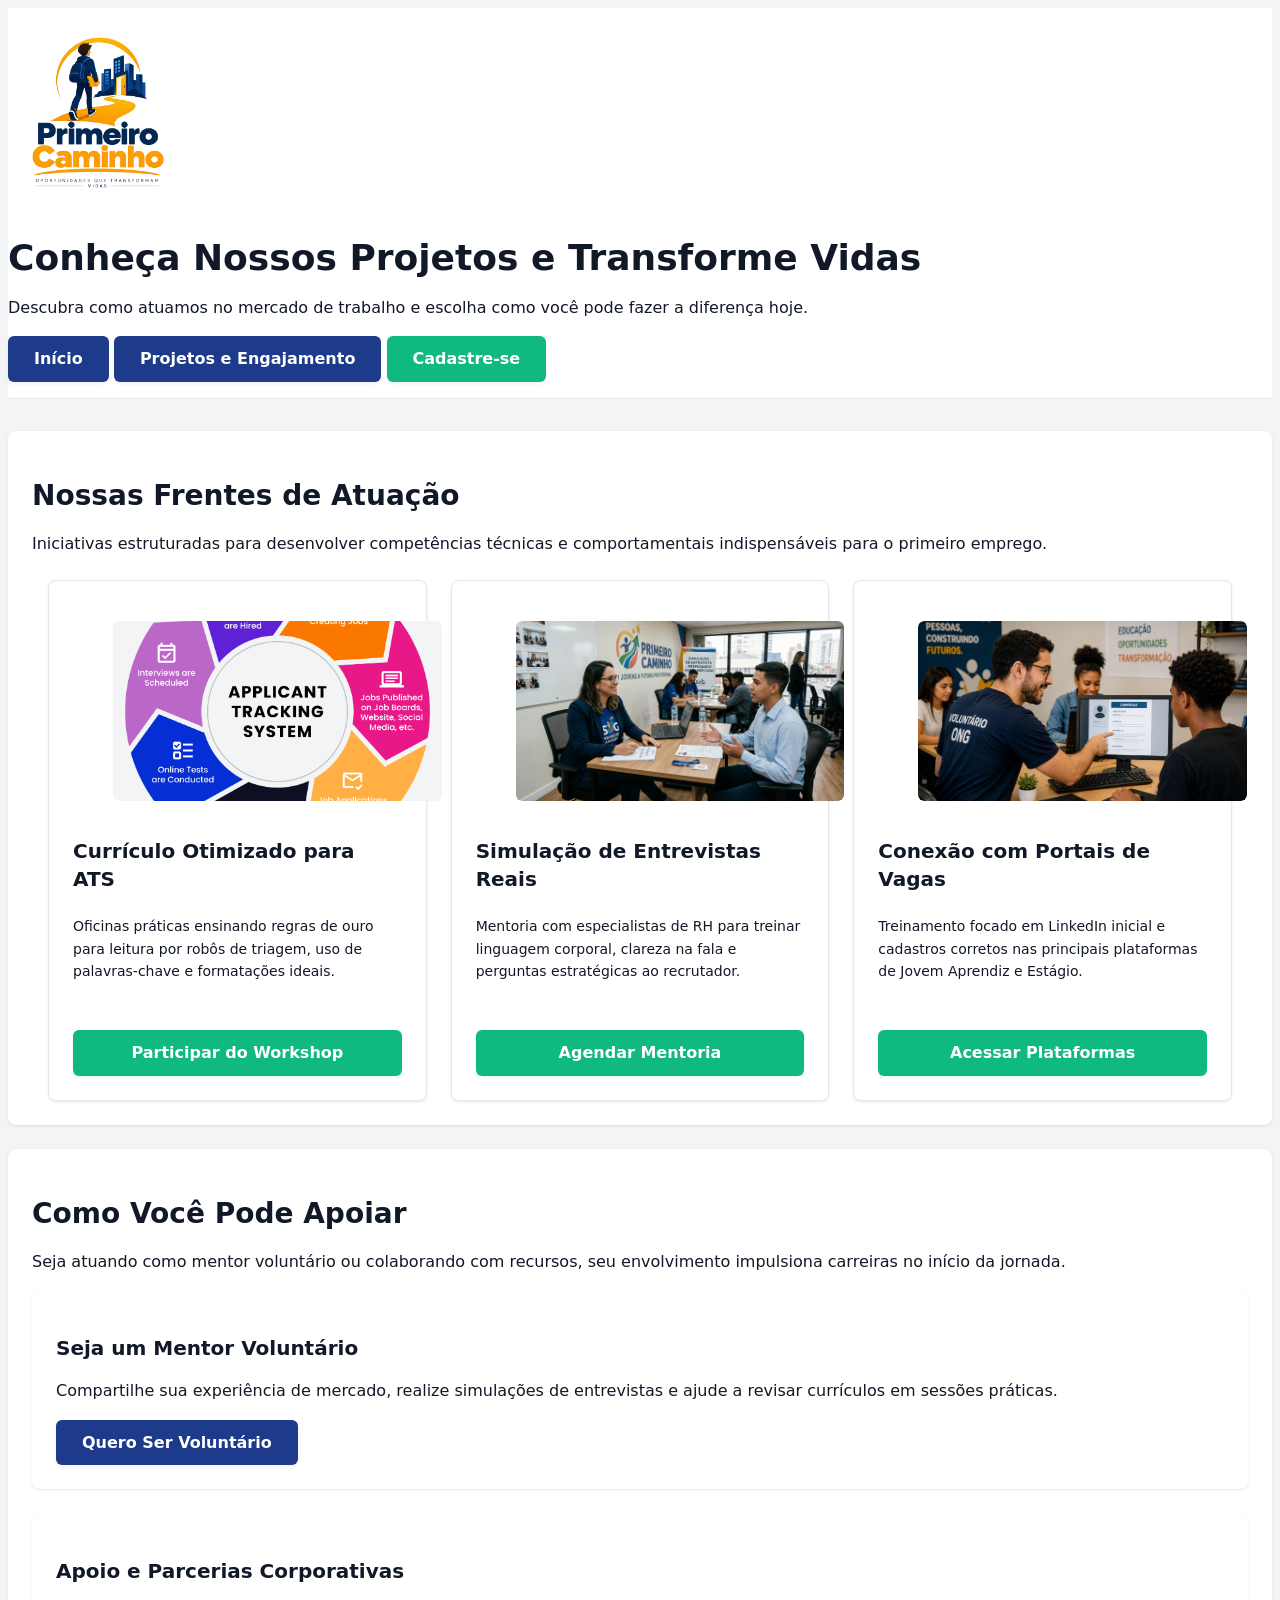
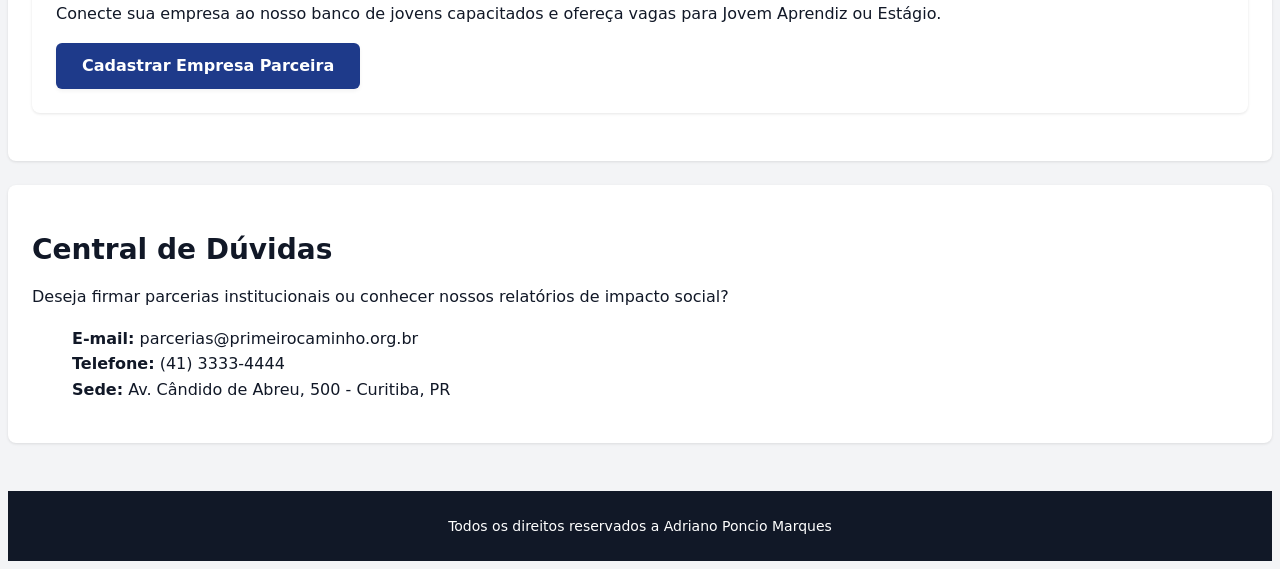
<file: projetos.html>
<!DOCTYPE html>
<html lang="pt-BR">
<head>
    <meta charset="UTF-8">
    <meta name="viewport" content="width=device-width, initial-scale=1.0">
    <title>Primeiro Caminho - Projetos e Engajamento</title>
    <link rel="stylesheet" href="css/style.css">
</head>
<body>

    <header>
        <img src="assets/logo-primeiro-caminho.png" alt="Logotipo do projeto Primeiro Caminho" width="180">
        <h1>Conheça Nossos Projetos e Transforme Vidas</h1>
        <p>Descubra como atuamos no mercado de trabalho e escolha como você pode fazer a diferença hoje.</p>
        
        <nav>
            <a href="index.html" class="btn" data-link>Início</a>
            <a href="projetos.html" class="btn" data-link>Projetos e Engajamento</a>
            <a href="cadastro.html" class="btn btn-secondary" data-link>Cadastre-se</a>
        </nav>
    </header>

    <!-- Conteúdo Principal dinamicamente manipulado pela SPA -->
    <main id="app">

        <!-- Seção Dinâmica: Preenchida automaticamente pelo script de templates do main.js -->
        <section id="nossos-projetos">
            <h2>Nossas Frentes de Atuação</h2>
            <p>Iniciativas estruturadas para desenvolver competências técnicas e comportamentais indispensáveis para o primeiro emprego.</p>

            <!-- Contêiner alvo onde o JavaScript injetará os cards gerados -->
            <div id="lista-projetos" class="container-grid"></div>
        </section>

        <!-- Seção 2: Engajamento Social e Voluntariado -->
        <section id="voluntariado">
            <h2>Como Você Pode Apoiar</h2>
            <p>Seja atuando como mentor voluntário ou colaborando com recursos, seu envolvimento impulsiona carreiras no início da jornada.</p>

            <article class="card-apoio">
                <h3>Seja um Mentor Voluntário</h3>
                <p>Compartilhe sua experiência de mercado, realize simulações de entrevistas e ajude a revisar currículos em sessões práticas.</p>
                <a href="cadastro.html" data-link class="btn">Quero Ser Voluntário</a>
            </article>

            <article class="card-apoio">
                <h3>Apoio e Parcerias Corporativas</h3>
                <p>Conecte sua empresa ao nosso banco de jovens capacitados e ofereça vagas para Jovem Aprendiz ou Estágio.</p>
                <a href="cadastro.html" data-link class="btn">Cadastrar Empresa Parceira</a>
            </article>
        </section>

        <!-- Seção 3: Informações de Contato -->
        <section id="contato-projetos">
            <h2>Central de Dúvidas</h2>
            <p>Deseja firmar parcerias institucionais ou conhecer nossos relatórios de impacto social?</p>
            <ul>
                <li><strong>E-mail:</strong> parcerias@primeirocaminho.org.br</li>
                <li><strong>Telefone:</strong> (41) 3333-4444</li>
                <li><strong>Sede:</strong> Av. Cândido de Abreu, 500 - Curitiba, PR</li>
            </ul>
        </section>

    </main>

    <!-- Rodapé Institucional -->
    <footer>
        <p>Todos os direitos reservados a Adriano Poncio Marques</p>
    </footer>

    <!-- Vínculo com o Script Centralizado -->
    <script type="module" src="js/main.js"></script>
</body>
</html>
</file>
<file: css/style.css>
/* ==========================================================================
   1. DESIGN SYSTEM - VARIÁVEIS CUSTOMIZADAS
   ========================================================================== */
:root {
  /* Paleta de Cores Institucionais */
  --color-primary: #1E3A8A;         /* Azul Escuro Institucional */
  --color-primary-hover: #1D4ED8;   /* Azul Vibrante Hover */
  --color-secondary: #10B981;       /* Verde Sucesso / Destaque */
  --color-secondary-hover: #059669;  /* Verde Escuro */
  
  /* Cores de Feedback de Validação */
  --color-success: #10B981;         /* Verde Sucesso */
  --color-success-bg: #ECFDF5;      /* Fundo Sucesso Suave */
  --color-error: #EF4444;           /* Vermelho Erro */
  --color-error-bg: #FEF2F2;        /* Fundo Erro Suave */

  /* Cores Neutras */
  --color-neutral-dark: #111827;    /* Grafite Texto */
  --color-neutral-medium: #6B7280;  /* Cinza Médio Bordas/Placeholders */
  --color-neutral-light: #F3F4F6;   /* Cinza Claro Fundo */
  --color-neutral-white: #FFFFFF;   /* Branco */

  /* Escala Tipográfica (rem) */
  --font-size-xs: 0.875rem; /* 14px */
  --font-size-sm: 1rem;      /* 16px - Base */
  --font-size-md: 1.25rem;   /* 20px */
  --font-size-lg: 1.75rem;   /* 28px */
  --font-size-xl: 2.25rem;   /* 36px */

  /* Escala de Espaçamentos */
  --spacing-xs: 0.5rem;  /* 8px */
  --spacing-sm: 1rem;    /* 16px */
  --spacing-md: 1.5rem;  /* 24px */
  --spacing-lg: 2rem;    /* 32px */
  --spacing-xl: 3rem;    /* 48px */

  /* Transições Fluida */
  --transition-default: all 0.3s cubic-bezier(0.4, 0, 0.2, 1);
}

/* ==========================================================================
   2. RESET E ESTILOS BASE
   ========================================================================== */
* {
  box-sizing: border-box;
  margin: 2;
  padding: 2;
}

body {
  font-family: system-ui, -apple-system, BlinkMacSystemFont, 'Segoe UI', Roboto, sans-serif;
  font-size: var(--font-size-sm);
  color: var(--color-neutral-dark);
  background-color: var(--color-neutral-light);
  line-height: 1.6;
}

h1 { font-size: var(--font-size-xl); line-height: 1.2; margin-bottom: var(--spacing-sm); }
h2 { font-size: var(--font-size-lg); line-height: 1.3; margin-bottom: var(--spacing-xs); }
h3 { font-size: var(--font-size-md); line-height: 1.4; margin-bottom: var(--spacing-xs); }
p { margin-bottom: var(--spacing-sm); }

a {
  color: var(--color-primary);
  text-decoration: none;
  transition: var(--transition-default);
}

img, video {
  max-width: 100%;
  height: auto;
  border-radius: 6px;
}

ul {
  list-style: none;
}

/* ==========================================================================
   3. SISTEMA DE LAYOUT MACRO (CSS GRID DE 12 COLUNAS)
   ========================================================================== */
.container-grid {
  display: grid;
  grid-template-columns: repeat(12, minmax(0, 1fr));
  gap: var(--spacing-md);
  width: 100%;
  max-width: 1280px;
  margin: 0 auto;
  padding: 0 var(--spacing-sm);
}

.col-12 { grid-column: span 12; }

/* ==========================================================================
   4. NAVEGAÇÃO E HEADER
   ========================================================================== */
header {
  background-color: var(--color-neutral-white);
  border-bottom: 1px solid #E5E7EB;
  padding: var(--spacing-sm) 0;
  margin-bottom: var(--spacing-lg);
  position: relative;
  z-index: 100;
}

.header-content {
  display: flex;
  align-items: center;
  justify-content: space-between;
}

#menu-toggle { display: none; }

.hamburger-icon {
  display: none;
  flex-direction: column;
  justify-content: space-between;
  width: 30px;
  height: 21px;
  cursor: pointer;
}

.hamburger-icon span {
  display: block;
  height: 3px;
  width: 100%;
  background-color: var(--color-primary);
  border-radius: 2px;
  transition: var(--transition-default);
}

.nav-menu {
  display: flex;
  align-items: center;
  gap: var(--spacing-sm);
}

.nav-item { position: relative; }

/* Submenu Dropdown */
.dropdown-menu {
  display: none;
  position: absolute;
  top: 100%;
  left: 0;
  min-width: 200px;
  background-color: var(--color-neutral-white);
  box-shadow: 0 10px 15px -3px rgba(0, 0, 0, 0.1), 0 4px 6px -2px rgba(0, 0, 0, 0.05);
  border-radius: 6px;
  padding: var(--spacing-xs) 0;
  opacity: 0;
  visibility: hidden;
  transition: var(--transition-default);
  z-index: 200;
}

.dropdown-menu a {
  display: block;
  padding: var(--spacing-xs) var(--spacing-sm);
  color: var(--color-neutral-dark);
}

.dropdown-menu a:hover {
  background-color: var(--color-neutral-light);
  color: var(--color-primary);
}

.dropdown-item:hover > .dropdown-menu,
.dropdown-item:focus-within > .dropdown-menu {
  display: block;
  opacity: 1;
  visibility: visible;
}

/* ==========================================================================
   5. BOTÕES E COMPONENTES INTERATIVOS (PSEUDO-CLASSES E ESTADOS)
   ========================================================================== */

/* Estado Padrão dos Botões */
.btn, a.btn, button, input[type="submit"] {
  display: inline-flex;
  align-items: center;
  justify-content: center;
  padding: var(--spacing-xs) var(--spacing-md);
  background-color: var(--color-primary);
  color: var(--color-neutral-white);
  border: 2px solid transparent;
  border-radius: 6px;
  font-weight: 600;
  font-size: var(--font-size-sm);
  cursor: pointer;
  min-height: 44px;
  box-shadow: 0 2px 4px rgba(0, 0, 0, 0.05);
  transition: var(--transition-default);
}

/* Estado Hover (Ponteiro do mouse sobre o elemento) */
.btn:hover, a.btn:hover, button:hover, input[type="submit"]:hover {
  background-color: var(--color-primary-hover);
  box-shadow: 0 4px 6px rgba(0, 0, 0, 0.15);
  transform: translateY(-1px);
}

/* Estado Focus / Focus-Visible (Navegação por Teclado e Acessibilidade) */
.btn:focus, a.btn:focus, button:focus, input[type="submit"]:focus,
.btn:focus-visible, button:focus-visible {
  outline: none;
  box-shadow: 0 0 0 3px rgba(30, 58, 138, 0.35);
  border-color: var(--color-secondary);
}

/* Estado Active (Momento do clique / pressionamento) */
.btn:active, a.btn:active, button:active, input[type="submit"]:active {
  transform: scale(0.98) translateY(0);
  box-shadow: 0 1px 2px rgba(0, 0, 0, 0.1);
}

/* Estado Disabled (Desabilitado) */
.btn:disabled, a.btn:disabled, button:disabled, input[type="submit"]:disabled,
.btn[disabled] {
  background-color: var(--color-neutral-medium);
  color: #9CA3AF;
  opacity: 0.6;
  cursor: not-allowed;
  pointer-events: none;
  box-shadow: none;
  transform: none;
}

/* Varianta Secundária */
.btn-secondary, a.btn-secondary {
  background-color: var(--color-secondary);
}
.btn-secondary:hover, a.btn-secondary:hover {
  background-color: var(--color-secondary-hover);
}

/* ==========================================================================
   6. FORMULÁRIOS E VALIDAÇÃO VISUAL DE PREENCHIMENTO
   ========================================================================== */

form {
  display: flex;
  flex-direction: column;
  gap: var(--spacing-sm);
}

.form-group {
  display: flex;
  flex-direction: column;
  gap: var(--spacing-xs);
}

label {
  font-weight: 600;
  font-size: var(--font-size-xs);
  color: var(--color-neutral-dark);
}

/* Campos de entrada padrão */
input, select, textarea {
  width: 100%;
  padding: var(--spacing-xs) var(--spacing-sm);
  border: 1px solid var(--color-neutral-medium);
  background-color: var(--color-neutral-white);
  border-radius: 6px;
  font-size: var(--font-size-sm);
  color: var(--color-neutral-dark);
  min-height: 44px;
  outline: none;
  transition: var(--transition-default);
}

/* Estado Focus nos Campos de Entrada */
input:focus, select:focus, textarea:focus {
  border-color: var(--color-primary);
  box-shadow: 0 0 0 3px rgba(30, 58, 138, 0.2);
}

/* Feedback Visual de Erro (Inválido após preenchimento) */
input:not(:placeholder-shown):invalid,
textarea:not(:placeholder-shown):invalid {
  border-color: var(--color-error);
  background-color: var(--color-error-bg);
  box-shadow: 0 0 0 2px rgba(239, 68, 68, 0.2);
}

/* Feedback Visual de Sucesso (Válido após preenchimento) */
input:not(:placeholder-shown):valid,
textarea:not(:placeholder-shown):valid {
  border-color: var(--color-success);
  background-color: var(--color-success-bg);
  box-shadow: 0 0 0 2px rgba(16, 185, 129, 0.2);
}

/* ==========================================================================
   7. CARTÕES, TABELAS E RODAPÉ
   ========================================================================== */

article, section, .card {
  background-color: var(--color-neutral-white);
  padding: var(--spacing-md);
  border-radius: 8px;
  box-shadow: 0 1px 3px rgba(0, 0, 0, 0.1);
  margin-bottom: var(--spacing-md);
  transition: var(--transition-default);
}

.card:hover {
  box-shadow: 0 4px 12px rgba(0, 0, 0, 0.08);
}

table {
  width: 100%;
  border-collapse: collapse;
  margin: var(--spacing-sm) 0;
}

th, td {
  padding: var(--spacing-xs) var(--spacing-sm);
  border: 1px solid #E5E7EB;
  text-align: left;
}

th {
  background-color: var(--color-neutral-light);
}

footer {
  background-color: var(--color-neutral-dark);
  color: var(--color-neutral-white);
  text-align: center;
  padding: var(--spacing-md) 0;
  margin-top: var(--spacing-xl);
}

footer p {
  margin: 0;
  font-size: var(--font-size-xs);
}

/* ==========================================================================
   8. MEDIA QUERIES (RESPONSIVIDADE)
   ========================================================================== */

@media (max-width: 767px) {
  .hamburger-icon { display: flex; }

  .nav-menu {
    display: none;
    position: absolute;
    top: 100%;
    left: 0;
    width: 100%;
    flex-direction: column;
    align-items: stretch;
    background-color: var(--color-neutral-white);
    padding: var(--spacing-sm);
    box-shadow: 0 4px 6px rgba(0, 0, 0, 0.1);
  }

  #menu-toggle:checked ~ nav .nav-menu {
    display: flex;
  }

  .dropdown-menu {
    position: static;
    box-shadow: none;
    padding-left: var(--spacing-md);
  }

  .dropdown-item:hover > .dropdown-menu {
    display: block;
    opacity: 1;
    visibility: visible;
  }
}

/* ==========================================================================
   9. COMPONENTES DE FEEDBACK VISUAL (BADGES, ALERTS, TOASTS E MODAIS)
   ========================================================================== */

/* --- A. BADGES (Etiquetas / Crachás Semânticos) --- */
.badge {
  display: inline-flex;
  align-items: center;
  padding: 0.25rem 0.625rem;
  font-size: var(--font-size-xs);
  font-weight: 600;
  border-radius: 9999px; /* Formato Pílula */
  text-transform: uppercase;
  letter-spacing: 0.05em;
}

.badge-primary { background-color: #E0E7FF; color: var(--color-primary); }
.badge-success { background-color: var(--color-success-bg); color: var(--color-success); border: 1px solid var(--color-success); }
.badge-error   { background-color: var(--color-error-bg); color: var(--color-error); border: 1px solid var(--color-error); }
.badge-warning { background-color: #FEF3C7; color: #D97706; border: 1px solid #F59E0B; }

/* --- B. ALERTS (Caixas de Alerta Estruturadas) --- */
.alert {
  display: flex;
  align-items: flex-start;
  gap: var(--spacing-xs);
  padding: var(--spacing-sm);
  border-radius: 6px;
  border-left: 5px solid;
  margin-bottom: var(--spacing-sm);
}

.alert-info {
  background-color: #EFF6FF;
  border-color: var(--color-primary);
  color: #1E40AF;
}

.alert-success {
  background-color: var(--color-success-bg);
  border-color: var(--color-success);
  color: #065F46;
}

.alert-error {
  background-color: var(--color-error-bg);
  border-color: var(--color-error);
  color: #991B1B;
}

/* --- C. TOASTS (Notificações Não Obstrutivas Flutuantes) --- */
.toast-container {
  position: fixed;
  bottom: 20px;
  right: 20px;
  z-index: 1000;
  display: flex;
  flex-direction: column;
  gap: 10px;
}

.toast {
  display: flex;
  align-items: center;
  justify-content: space-between;
  min-width: 280px;
  padding: 12px 16px;
  background-color: var(--color-neutral-dark);
  color: var(--color-neutral-white);
  border-radius: 6px;
  box-shadow: 0 10px 15px -3px rgba(0, 0, 0, 0.2);
  border-left: 4px solid var(--color-secondary);
  animation: slideIn 0.3s cubic-bezier(0.4, 0, 0.2, 1);
}

@keyframes slideIn {
  from { transform: translateX(100%); opacity: 0; }
  to { transform: translateX(0); opacity: 1; }
}

/* --- D. MODAL (Janela Sobreposta Semântica) --- */
.modal-backdrop {
  position: fixed;
  top: 0;
  left: 0;
  width: 100vw;
  height: 100vh;
  background-color: rgba(17, 24, 39, 0.6);
  backdrop-filter: blur(2px);
  display: flex;
  align-items: center;
  justify-content: center;
  z-index: 999;
}

.modal {
  background-color: var(--color-neutral-white);
  border-radius: 8px;
  width: 90%;
  max-width: 500px;
  box-shadow: 0 20px 25px -5px rgba(0, 0, 0, 0.2);
  overflow: hidden;
}

.modal-header {
  padding: var(--spacing-sm) var(--spacing-md);
  border-bottom: 1px solid #E5E7EB;
  display: flex;
  justify-content: space-between;
  align-items: center;
}

.modal-body {
  padding: var(--spacing-md);
}

.modal-footer {
  padding: var(--spacing-xs) var(--spacing-md);
  background-color: var(--color-neutral-light);
  display: flex;
  justify-content: flex-end;
  gap: var(--spacing-xs);
}

/* ==========================================================================
   AJUSTE EXCLUSIVO PARA O GRID DE PROJETOS (Não afeta index nem cadastro)
   ========================================================================== */

/* Sobrescreve o grid de 12 colunas apenas no contêiner #lista-projetos */
#lista-projetos {
  display: grid !important;
  grid-template-columns: repeat(auto-fit, minmax(280px, 1fr)) !important;
  gap: var(--spacing-md);
  margin-top: var(--spacing-md);
}

/* Formatação dos cards dentro da lista de projetos */
#lista-projetos .card {
  display: flex;
  flex-direction: column;
  justify-content: space-between;
  height: 100%;
  border: 1px solid #E5E7EB;
  border-radius: 8px;
  padding: var(--spacing-md);
}

#lista-projetos .card figure {
  width: 100%;
  height: 180px;
  overflow: hidden;
  border-radius: 6px;
  margin-bottom: var(--spacing-sm);
  background-color: var(--color-neutral-light);
}

#lista-projetos .card figure img {
  width: 100%;
  height: 100%;
  object-fit: cover;
}

#lista-projetos .card p {
  flex-grow: 1;
  font-size: var(--font-size-xs);
  margin-bottom: var(--spacing-md);
}

#lista-projetos .card .btn {
  width: 100%;
}
</file>
